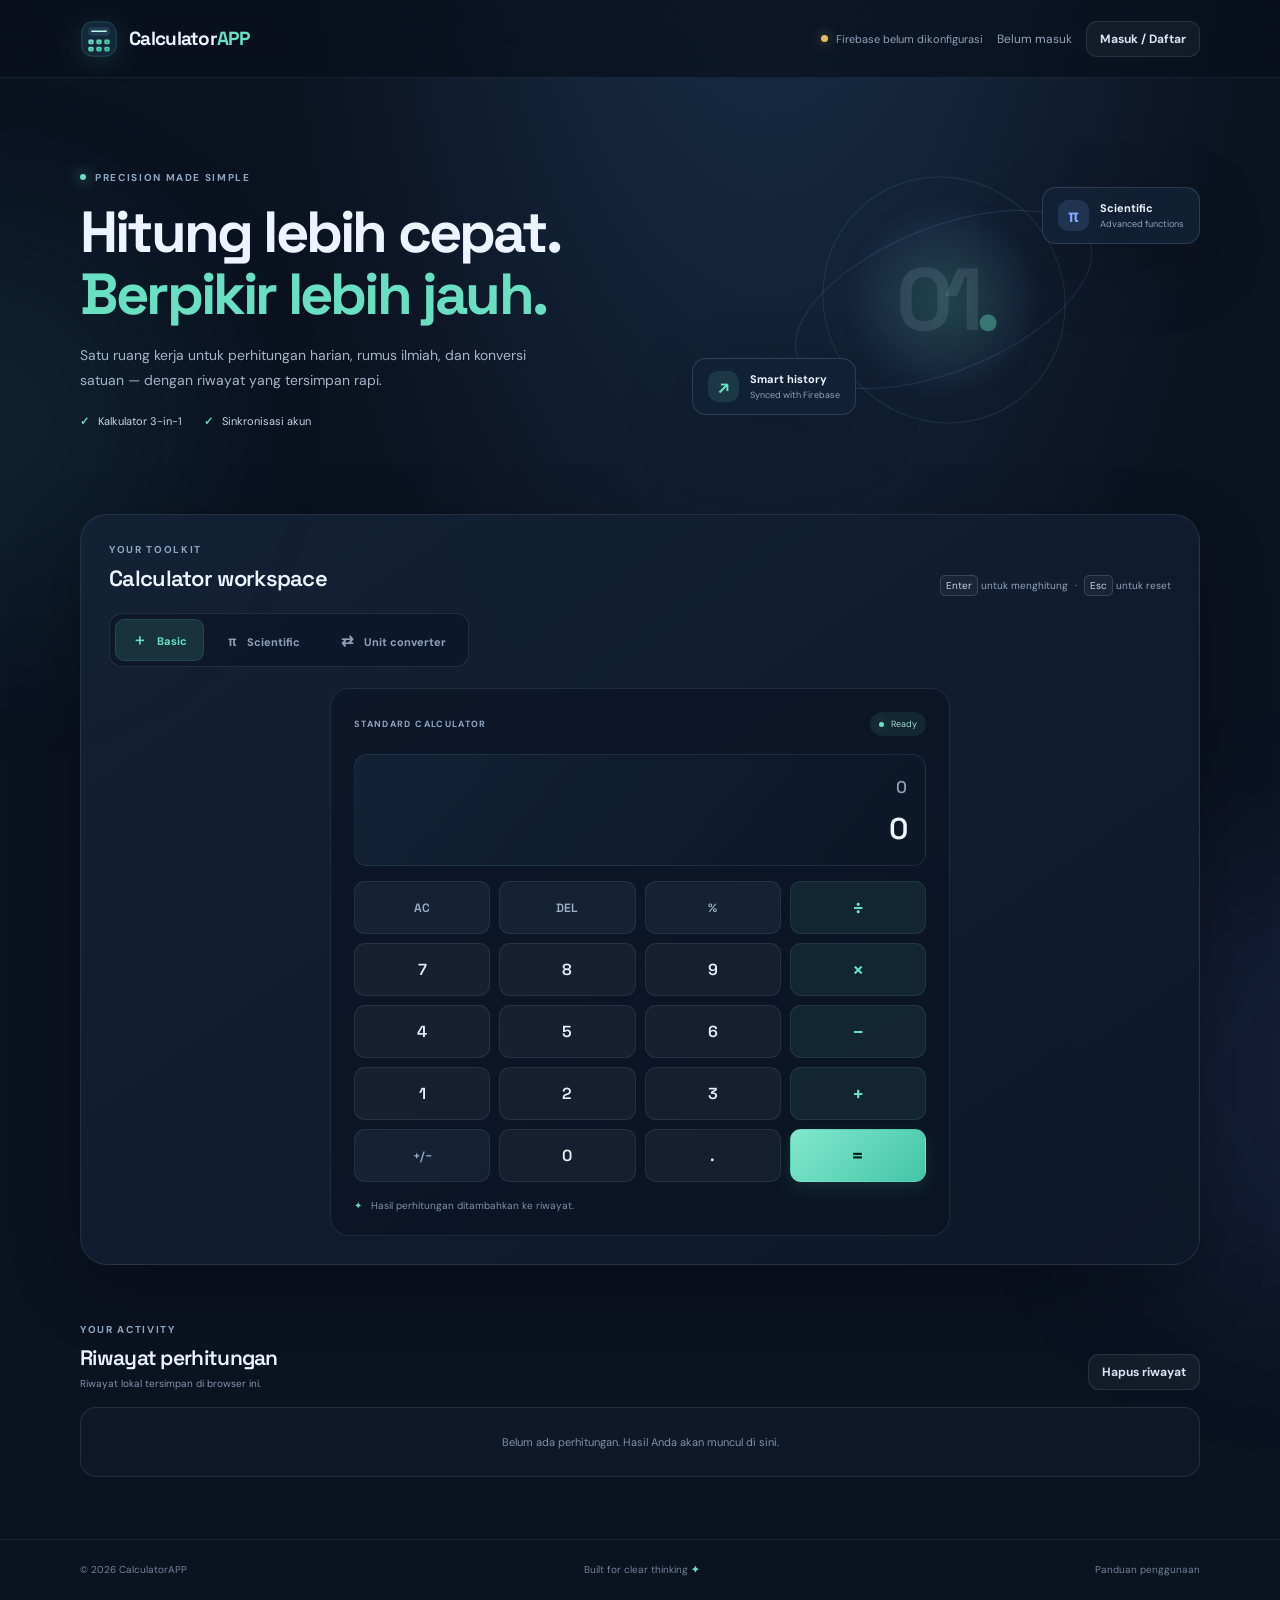
<file: index.html>
<!doctype html>
<html lang="id">
<head>
  <meta charset="utf-8">
  <meta name="viewport" content="width=device-width, initial-scale=1">
  <meta name="theme-color" content="#0b1220">
  <meta name="description" content="CalculatorAPP — kalkulator basic, scientific, dan konversi satuan dengan sinkronisasi Firebase.">
  <title>CalculatorAPP — Smart Calculator</title>
  <link rel="icon" type="image/svg+xml" href="assets/logo.svg">
  <link rel="preconnect" href="https://fonts.googleapis.com">
  <link rel="preconnect" href="https://fonts.gstatic.com" crossorigin>
  <link href="https://fonts.googleapis.com/css2?family=DM+Sans:wght@400;500;600;700&family=Space+Grotesk:wght@400;500;600;700&display=swap" rel="stylesheet">
  <link rel="stylesheet" href="css/style.css">
</head>
<body>
  <div class="ambient ambient-one" aria-hidden="true"></div>
  <div class="ambient ambient-two" aria-hidden="true"></div>
  <div data-include="partials/navbar.html"></div>
  <main class="page-shell">
    <div data-include="partials/hero.html"></div>
    <section class="workspace" aria-label="Area kalkulator">
      <div data-include="partials/tabs.html"></div>
      <div class="tab-panels">
        <div data-include="partials/tab-basic.html"></div>
        <div data-include="partials/tab-scientific.html"></div>
        <div data-include="partials/tab-units.html"></div>
      </div>
    </section>
    <div data-include="partials/history.html"></div>
  </main>
  <div data-include="partials/toast.html"></div>
  <div data-include="partials/footer.html"></div>
  <noscript><p class="noscript">CalculatorAPP membutuhkan JavaScript agar dapat digunakan.</p></noscript>
  <script type="module" src="js/app.js"></script>
</body>
</html>
</file>
<file: css/style.css>
@import url('https://fonts.googleapis.com/css2?family=DM+Sans:wght@400;500;600;700&family=Space+Grotesk:wght@400;500;600;700&display=swap');
:root{--bg:#0b1220;--panel:#111c2d;--panel-soft:#142237;--line:rgba(168,190,218,.13);--text:#edf4ff;--muted:#91a2ba;--teal:#68e0c1;--teal-deep:#2bb99a;--blue:#82aaff;--gold:#f3c879;--danger:#ff8c9a;--radius:22px;--shadow:0 22px 70px rgba(0,0,0,.24)}
*{box-sizing:border-box}html{scroll-behavior:smooth}body{margin:0;min-height:100vh;color:var(--text);background:radial-gradient(ellipse at 60% -25%,#1c3552 0,transparent 47%),var(--bg);font-family:'DM Sans',sans-serif;overflow-x:hidden}button,input,select{font:inherit}button{cursor:pointer}a{color:inherit;text-decoration:none}.ambient{position:fixed;z-index:-1;pointer-events:none;filter:blur(90px);opacity:.12;border-radius:50%}.ambient-one{width:400px;height:400px;top:220px;left:-220px;background:#2d8e9b}.ambient-two{width:460px;height:460px;right:-270px;top:850px;background:#546dcc}.site-header{height:78px;border-bottom:1px solid rgba(168,190,218,.09);background:rgba(9,16,29,.72);backdrop-filter:blur(18px);position:sticky;top:0;z-index:20}.header-inner,.page-shell,.footer-inner{width:min(1120px,calc(100% - 48px));margin:0 auto}.header-inner{height:100%;display:flex;align-items:center;justify-content:space-between}.brand{display:flex;align-items:center;gap:11px;font:700 19px 'Space Grotesk',sans-serif;letter-spacing:-.7px}.brand img{filter:drop-shadow(0 5px 14px rgba(83,222,190,.16))}.brand-accent{color:var(--teal)}.header-actions,.account-area{display:flex;align-items:center;gap:14px}.account-label{font-size:12px;color:var(--muted);max-width:170px;overflow:hidden;text-overflow:ellipsis;white-space:nowrap}.connection-indicator{font-size:11px;color:var(--muted);display:flex;align-items:center;gap:8px}.connection-indicator i,.mode-pill i{width:7px;height:7px;border-radius:50%;background:#e5b863;display:inline-block;box-shadow:0 0 12px rgba(229,184,99,.55)}.connection-indicator.connected i,.mode-pill i{background:var(--teal);box-shadow:0 0 12px rgba(104,224,193,.5)}.button{border:1px solid transparent;border-radius:11px;padding:11px 17px;font-weight:700;font-size:12px;transition:.2s ease}.button:hover{transform:translateY(-1px)}.button-small{padding:9px 13px}.button-primary{color:#06231e;background:linear-gradient(135deg,#83edd0,#43c7aa);box-shadow:0 8px 24px rgba(64,199,170,.16)}.button-quiet{color:#d8e5f5;background:rgba(255,255,255,.045);border-color:var(--line)}.button-quiet:hover{background:rgba(255,255,255,.09)}.page-shell{padding-top:64px}.hero-section{display:grid;grid-template-columns:1.05fr .95fr;align-items:center;min-height:315px;gap:40px;margin-bottom:57px}.eyebrow,.mini-label{font-size:10px;font-weight:700;letter-spacing:1.65px;color:#8ea7c4}.eyebrow{display:flex;align-items:center;gap:9px;margin:0 0 17px}.eyebrow-dot{width:6px;height:6px;background:var(--teal);border-radius:50%;box-shadow:0 0 14px var(--teal)}h1,h2,h3,p{margin-top:0}h1{font:700 clamp(38px,5vw,58px)/1.08 'Space Grotesk',sans-serif;letter-spacing:-2.8px;margin-bottom:17px}h1 span{color:var(--teal)}.hero-description{color:#a4b4c9;font-size:14px;line-height:1.8;max-width:490px;margin-bottom:21px}.hero-meta{display:flex;gap:22px;flex-wrap:wrap;color:#c6d4e6;font-size:11px}.meta-check{color:var(--teal);font-weight:700;margin-right:6px}.hero-art{height:285px;position:relative;display:flex;align-items:center;justify-content:center}.hero-glow{width:190px;height:190px;border-radius:50%;background:radial-gradient(circle,rgba(104,224,193,.2),rgba(84,146,187,.07) 60%,transparent 70%);filter:blur(9px)}.orbit{position:absolute;border:1px solid rgba(130,170,255,.16);border-radius:50%;transform:rotate(-22deg)}.orbit-a{width:315px;height:145px}.orbit-b{width:250px;height:240px;transform:rotate(56deg);border-color:rgba(104,224,193,.13)}.hero-number{position:absolute;font:700 88px 'Space Grotesk',sans-serif;letter-spacing:-9px;color:rgba(215,231,255,.11)}.hero-number span{color:rgba(104,224,193,.4)}.floating-chip{position:absolute;display:flex;align-items:center;gap:11px;padding:12px 15px;border:1px solid rgba(178,203,233,.17);border-radius:14px;background:rgba(19,34,54,.84);box-shadow:var(--shadow);backdrop-filter:blur(12px)}.floating-chip b,.floating-chip small{display:block}.floating-chip b{font-size:11px;margin-bottom:3px}.floating-chip small{font-size:9px;color:var(--muted)}.chip-symbol{width:31px;height:31px;border-radius:10px;display:grid;place-items:center;background:rgba(130,170,255,.14);color:var(--blue);font:600 19px 'Space Grotesk'}.chip-symbol-teal{color:var(--teal);background:rgba(104,224,193,.12)}.chip-top{top:30px;right:0}.chip-bottom{bottom:27px;left:5px}.workspace{border:1px solid var(--line);border-radius:27px;background:linear-gradient(145deg,rgba(20,34,54,.94),rgba(14,25,42,.96));box-shadow:var(--shadow);padding:28px;margin-bottom:58px}.workspace-heading,.history-heading{display:flex;align-items:flex-end;justify-content:space-between;gap:20px}.workspace-heading{margin-bottom:21px}.workspace-heading .eyebrow,.history-heading .eyebrow{margin-bottom:8px}.workspace-heading h2,.history-heading h2{font:600 22px 'Space Grotesk',sans-serif;letter-spacing:-.7px;margin:0}.keyboard-hint{font-size:10px;color:var(--muted)}kbd{border:1px solid rgba(174,196,224,.2);background:rgba(255,255,255,.04);border-radius:5px;padding:3px 5px;color:#c5d4e8;font:10px 'DM Sans'}.keyboard-hint span{padding:0 4px}.tab-nav{display:flex;gap:7px;padding:5px;border:1px solid var(--line);background:rgba(5,12,23,.3);border-radius:13px;width:max-content;max-width:100%;margin-bottom:21px}.tab-button{background:transparent;border:0;color:#8fa2bb;padding:11px 17px;border-radius:9px;font-size:11px;font-weight:700;transition:.2s}.tab-button:hover{color:var(--text)}.tab-button.active{background:rgba(104,224,193,.13);color:var(--teal);box-shadow:inset 0 0 0 1px rgba(104,224,193,.12)}.tab-icon{font:600 15px 'Space Grotesk';margin-right:7px}.tab-panel[hidden]{display:none}.calculator-card,.units-card{max-width:620px;margin:0 auto;border:1px solid rgba(166,192,222,.12);border-radius:19px;padding:23px;background:rgba(8,16,29,.42)}.calculator-topline{display:flex;justify-content:space-between;align-items:center;margin-bottom:18px}.mini-label{font-size:9px;letter-spacing:1.35px}.mode-pill{display:inline-flex;align-items:center;gap:7px;padding:6px 9px;border-radius:20px;background:rgba(104,224,193,.08);color:#a1daca;font-size:9px}.mode-pill i{width:5px;height:5px}.display-area{min-height:112px;padding:19px 18px 15px;border:1px solid rgba(143,176,211,.12);background:linear-gradient(130deg,rgba(20,37,58,.8),rgba(12,23,39,.9));border-radius:13px;text-align:right;margin-bottom:15px;display:flex;flex-direction:column;justify-content:center;overflow:hidden}.display-expression{color:#8ea3be;font:500 17px 'Space Grotesk',sans-serif;min-height:26px;overflow-wrap:anywhere}.display-result{color:#f0f6ff;font:600 30px 'Space Grotesk',sans-serif;letter-spacing:-1px;overflow-wrap:anywhere;margin-top:7px}.keypad{display:grid;gap:9px}.basic-keypad{grid-template-columns:repeat(4,minmax(0,1fr))}.calc-key{height:53px;border-radius:11px;border:1px solid rgba(168,192,222,.1);background:rgba(255,255,255,.045);color:#e7effb;font:600 16px 'Space Grotesk',sans-serif;transition:background .15s,border-color .15s,transform .15s}.calc-key:hover{background:rgba(255,255,255,.1);border-color:rgba(168,192,222,.24);transform:translateY(-1px)}.calc-key:active{transform:scale(.97)}.key-muted{color:#9eb1c9;background:rgba(124,150,183,.09);font-size:12px}.key-operator{color:var(--teal);background:rgba(104,224,193,.08);font-size:20px}.key-equals{background:linear-gradient(135deg,#82e8cd,#43c5a6);color:#06241e;border-color:transparent;font-size:21px;box-shadow:0 7px 18px rgba(67,197,166,.13)}.calculator-footnote{font-size:10px;color:#7f92aa;margin:17px 0 0}.footnote-spark{color:var(--teal);margin-right:6px}.scientific-card{max-width:750px}.scientific-keypad{grid-template-columns:repeat(5,minmax(0,1fr));gap:8px}.scientific-keypad .calc-key{height:47px}.scientific-keypad .key-function{font:600 12px 'DM Sans',sans-serif;color:#9dc4e5;background:rgba(130,170,255,.07)}.angle-toggle{display:flex;padding:3px;border-radius:8px;background:rgba(255,255,255,.05);gap:2px}.angle-button{border:0;background:transparent;color:#899db7;padding:5px 9px;font-size:9px;font-weight:700;border-radius:6px}.angle-button.active{color:#09231e;background:var(--teal)}.units-card{max-width:620px;padding:27px}.unit-intro{margin:15px 0 23px}.unit-intro h3{font:600 23px 'Space Grotesk',sans-serif;letter-spacing:-.7px;margin:0 0 7px}.unit-intro p{font-size:11px;color:var(--muted);margin:0}.field-label{display:block;color:#9db0c8;font-size:10px;font-weight:600;margin:0 0 8px}.text-field{display:block;width:100%;height:45px;border-radius:10px;border:1px solid rgba(161,188,220,.15);background:rgba(5,13,25,.54);color:#edf4ff;padding:0 13px;outline:none;font-size:12px;margin-bottom:17px}.text-field:focus{border-color:rgba(104,224,193,.65);box-shadow:0 0 0 3px rgba(104,224,193,.08)}.text-field::placeholder{color:#6e819a}.select-field{color-scheme:dark}.unit-selectors{display:grid;grid-template-columns:1fr 42px 1fr;gap:10px;align-items:end}.swap-button{height:43px;width:42px;margin-bottom:17px;border-radius:10px;border:1px solid rgba(104,224,193,.18);background:rgba(104,224,193,.08);color:var(--teal);font-size:19px}.conversion-result{display:flex;align-items:center;justify-content:space-between;margin-top:5px;padding:18px 19px;border-radius:13px;background:linear-gradient(115deg,rgba(104,224,193,.12),rgba(130,170,255,.07));border:1px solid rgba(104,224,193,.14)}.conversion-result strong{display:block;font:600 28px 'Space Grotesk',sans-serif;margin:7px 0 2px;overflow-wrap:anywhere}.conversion-result>div>span:last-child{font-size:10px;color:#9eb3ca}.result-arrow{font-size:24px;color:var(--teal)}.conversion-note{font-size:9px;color:#788da7;margin:12px 0 0}.history-section{margin-bottom:62px}.history-heading{margin-bottom:17px}.history-heading h2{font-size:21px}.history-subtitle{margin:6px 0 0;color:#8295ad;font-size:10px}.history-panel{background:rgba(17,29,46,.68);border:1px solid var(--line);border-radius:16px;overflow:hidden}.history-list{list-style:none;margin:0;padding:0}.history-item{display:flex;align-items:center;justify-content:space-between;gap:18px;padding:14px 18px;border-bottom:1px solid rgba(168,190,218,.08)}.history-item:last-child{border-bottom:0}.history-expression{color:#a5b7ce;font-size:11px;overflow-wrap:anywhere}.history-result{font:600 14px 'Space Grotesk',sans-serif;color:#edf4ff;margin-top:4px}.history-time{font-size:9px;color:#71849d;white-space:nowrap;margin-top:5px}.history-recall{flex:none;border:1px solid var(--line);border-radius:8px;background:rgba(255,255,255,.035);color:var(--teal);padding:7px 10px;font-size:10px}.history-empty{padding:27px 15px;color:#8193aa;text-align:center;font-size:11px}.site-footer{border-top:1px solid rgba(168,190,218,.09);padding:23px 0 27px;color:#71849d;font-size:10px}.footer-inner{display:flex;justify-content:space-between;gap:16px;flex-wrap:wrap}.footer-inner b{color:var(--teal)}.footer-inner a:hover{color:var(--teal)}.toast-region{position:fixed;right:22px;bottom:22px;z-index:80;display:grid;gap:9px;max-width:min(360px,calc(100% - 32px))}.toast{padding:13px 16px;border:1px solid rgba(104,224,193,.2);border-radius:12px;background:#14283a;color:#eaf6f4;box-shadow:var(--shadow);font-size:11px;line-height:1.5;animation:toastIn .25s ease}.toast.error{border-color:rgba(255,140,154,.3)}@keyframes toastIn{from{opacity:0;transform:translateY(9px)}to{opacity:1;transform:translateY(0)}}.auth-dialog{width:min(430px,calc(100% - 30px));padding:0;border:1px solid rgba(168,190,218,.17);border-radius:22px;background:#101d2e;color:var(--text);box-shadow:0 28px 100px rgba(0,0,0,.55)}.auth-dialog::backdrop{background:rgba(3,8,15,.72);backdrop-filter:blur(5px)}.auth-dialog-inner{position:relative;padding:30px}.dialog-close{position:absolute;right:17px;top:12px;border:0;background:transparent;color:#91a3bb;font-size:26px}.auth-mark{margin-bottom:15px}.auth-dialog h2{font:600 25px 'Space Grotesk',sans-serif;letter-spacing:-.8px;margin:0 0 8px}.auth-subtitle{font-size:11px;line-height:1.6;color:#94a8c0;margin-bottom:23px}.auth-dialog .text-field{margin-bottom:15px}.auth-submit{width:100%;margin-top:4px}.auth-error{font-size:10px;color:#ff9eaa;line-height:1.5;margin:0 0 10px}.text-action{border:0;background:transparent;color:var(--teal);font-size:10px;font-weight:700;padding:0}.auth-dialog #auth-reset{margin-top:15px}.auth-switch{margin-top:17px;padding-top:16px;border-top:1px solid var(--line);font-size:10px;color:#94a8c0}.auth-privacy{margin:20px 0 0;color:#71859e;font-size:9px;line-height:1.6}.hidden{display:none!important}.noscript{margin:30px;text-align:center;color:var(--danger)}
@media(max-width:760px){.header-inner,.page-shell,.footer-inner{width:min(100% - 30px,600px)}.site-header{height:68px}.connection-indicator{display:none}.page-shell{padding-top:40px}.hero-section{grid-template-columns:1fr;gap:0;margin-bottom:34px;min-height:auto}.hero-art{height:165px;margin-top:-2px}.hero-number{font-size:68px}.orbit-a{width:255px;height:115px}.orbit-b{width:200px;height:180px}.chip-top{right:5%}.chip-bottom{left:6%}.workspace{padding:17px;border-radius:20px;margin-bottom:42px}.workspace-heading{align-items:flex-start;flex-direction:column;gap:9px}.workspace-heading h2{font-size:20px}.keyboard-hint{font-size:9px}.tab-nav{width:100%;display:grid;grid-template-columns:repeat(3,1fr);gap:2px}.tab-button{padding:10px 6px;font-size:10px}.tab-icon{margin-right:4px}.calculator-card,.units-card{padding:16px}.calc-key{height:49px}.scientific-keypad{gap:6px}.scientific-keypad .calc-key{height:43px}.history-heading{align-items:flex-start}.history-heading h2{font-size:19px}.footer-inner{justify-content:center;text-align:center}.footer-inner>*{width:100%}}
@media(max-width:390px){.brand{font-size:16px}.brand img{width:32px;height:32px}.account-label{display:none}.account-area{gap:6px}.button-small{padding:8px 10px}.hero-meta{gap:12px}.tab-button{font-size:9px}.calc-key{height:45px}.scientific-keypad .calc-key{height:39px;font-size:14px}.scientific-keypad .key-function{font-size:10px}.auth-dialog-inner{padding:25px 21px}}
</file>
